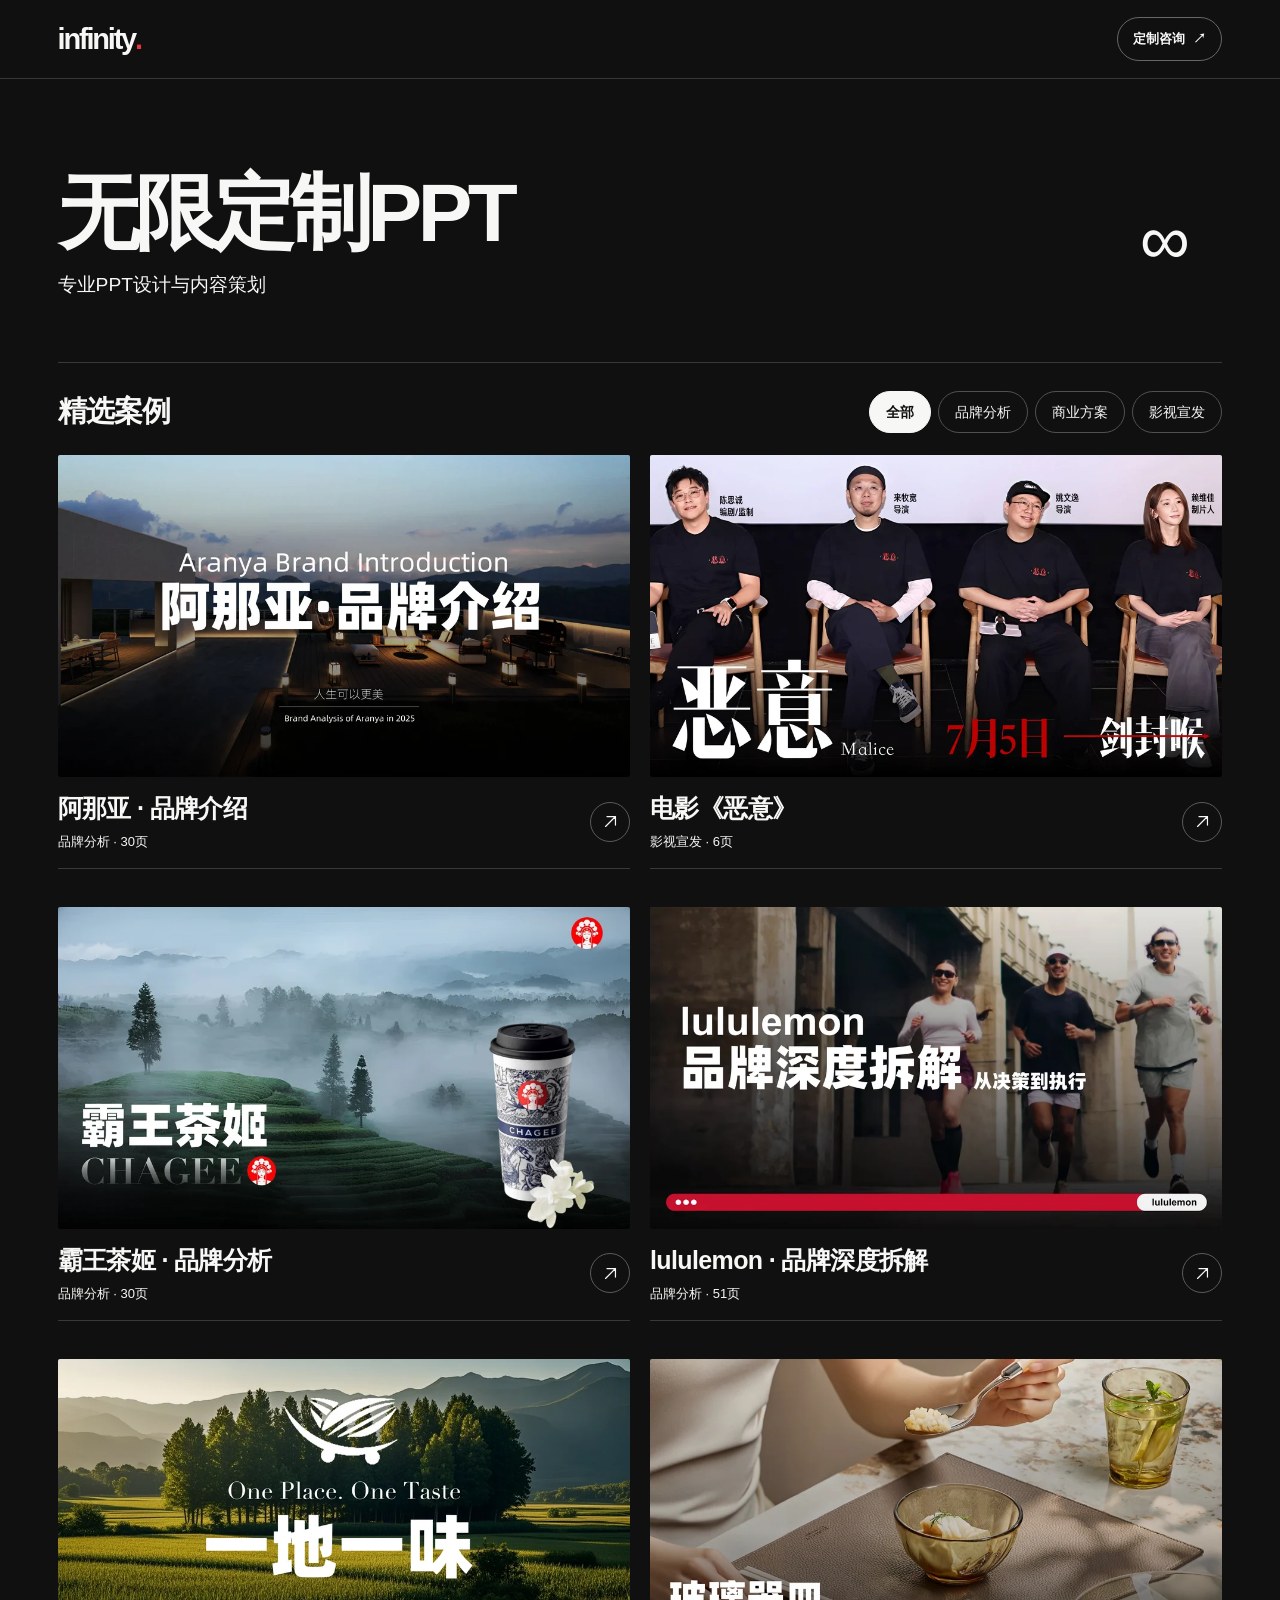
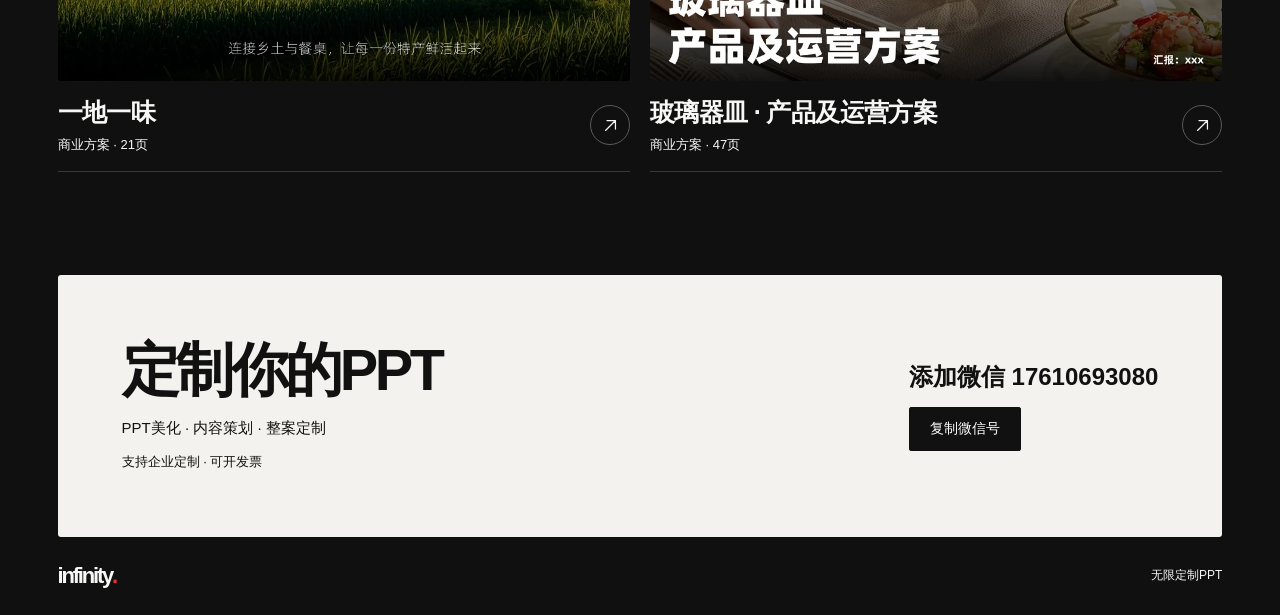
<file: index.html>
<!doctype html>
<html lang="zh-CN"><head><meta charset="utf-8"><meta name="viewport" content="width=device-width, initial-scale=1, viewport-fit=cover"><meta name="theme-color" content="#101010"><meta name="description" content="无限定制PPT｜精选演示设计作品"><title>无限定制PPT · INFINITY</title>
<link rel="stylesheet" href="styles.css"><link rel="icon" href="favicon.svg" type="image/svg+xml"><meta property="og:title" content="无限定制PPT｜INFINITY"><meta property="og:description" content="品牌分析、商业方案、影视宣发 · PPT设计案例"><meta property="og:type" content="website"></head><body>
<header><div class="head"><a class="brand" href="#" aria-label="无限定制PPT首页">infinity<i>.</i></a><a class="head-cta" href="#contact">定制咨询 <span aria-hidden="true">↗</span></a></div></header><main id="app"></main><noscript><p class="nojs">请启用 JavaScript 后浏览作品集。</p></noscript>
<div id="viewer" class="viewer" role="dialog" aria-modal="true" aria-label="高清作品浏览" hidden><div class="vtop"><span class="vtitle" id="vtitle"></span><button id="close" class="vbtn" aria-label="关闭高清浏览">✕</button></div><div class="vstage" id="stage"><img id="vimage" alt=""><div class="vloading" id="vloading" hidden>加载中…</div></div><div class="vbottom"><div class="vgroup"><button class="vbtn" id="prev" aria-label="上一页">‹</button><span id="vcount" class="vcount"></span><button class="vbtn" id="next" aria-label="下一页">›</button></div><div class="vgroup"><span class="vstatus">高清浏览</span><button class="vbtn" id="minus" aria-label="缩小">−</button><button class="vbtn" id="plus" aria-label="放大">＋</button></div></div></div><div id="toast" class="toast" role="status" hidden></div>
<script src="projects.js"></script>
<script src="config.js"></script><script src="app.js"></script></body></html>
</file>
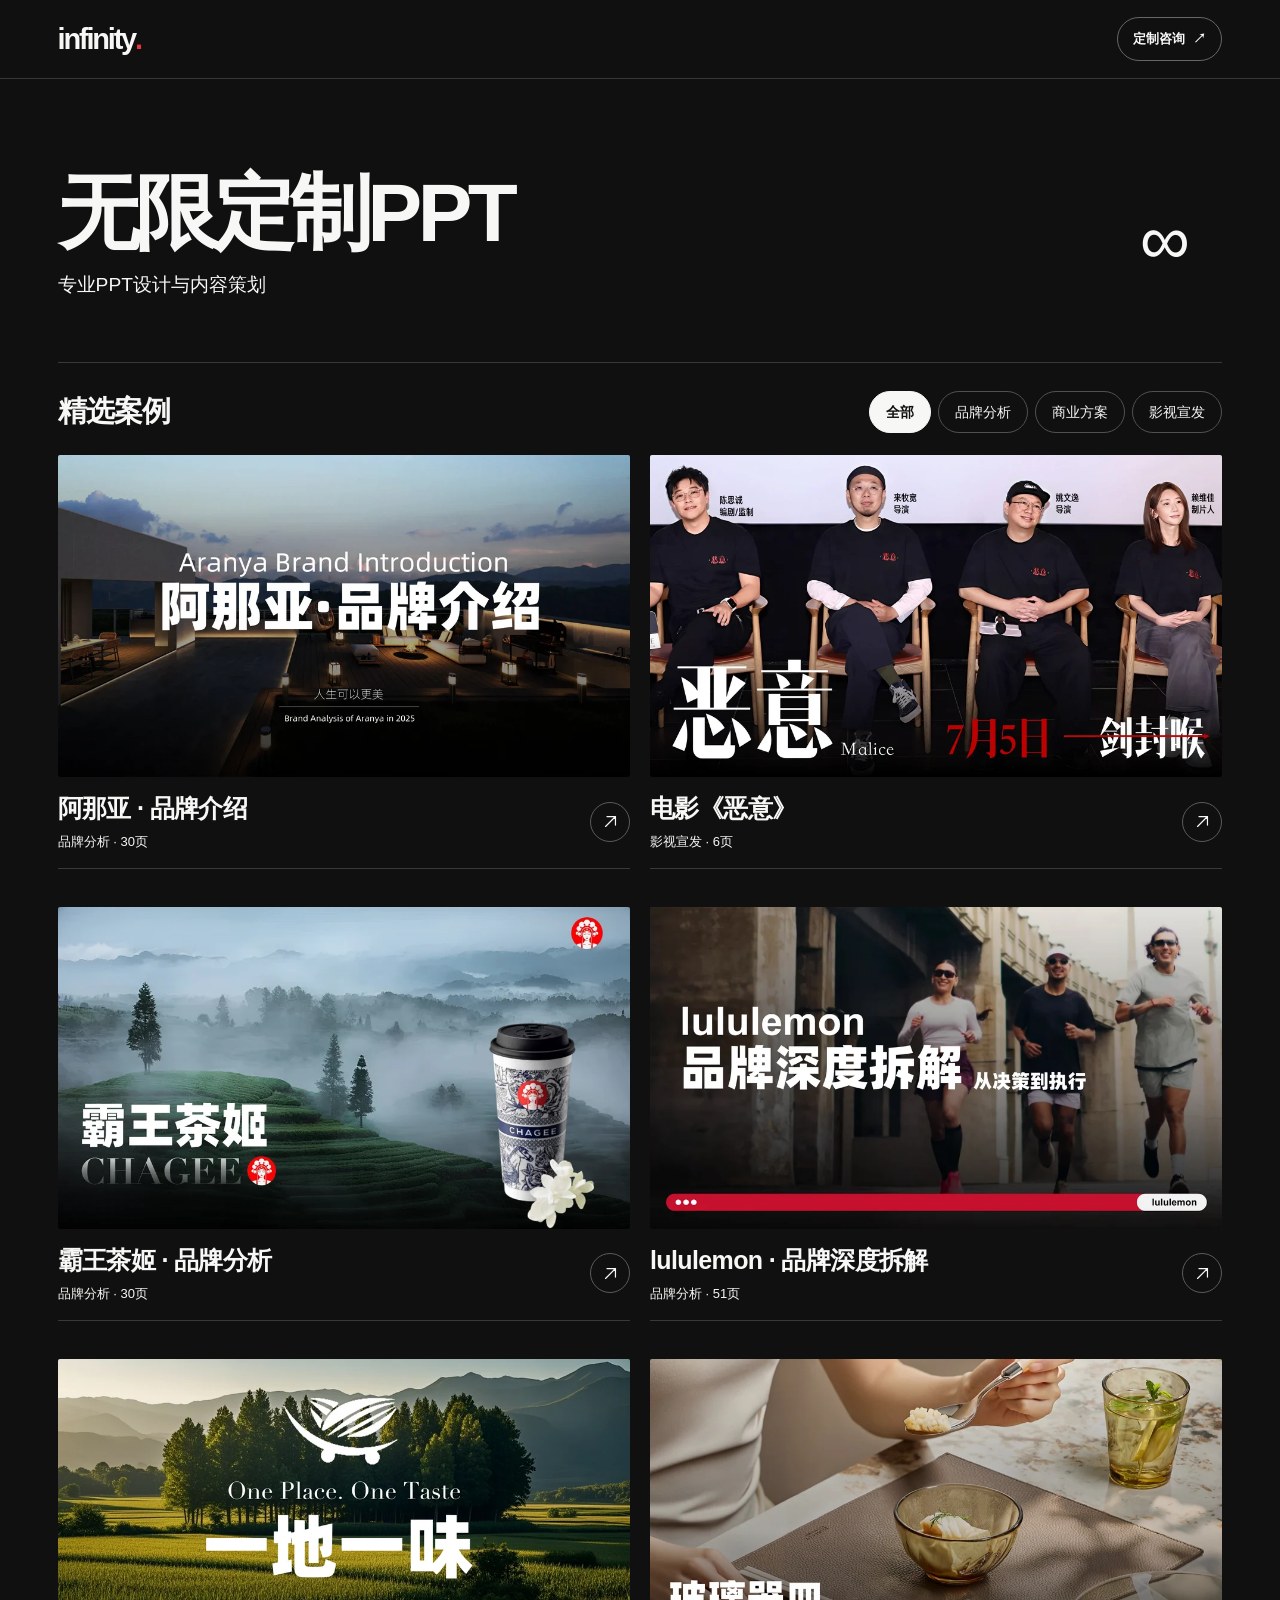
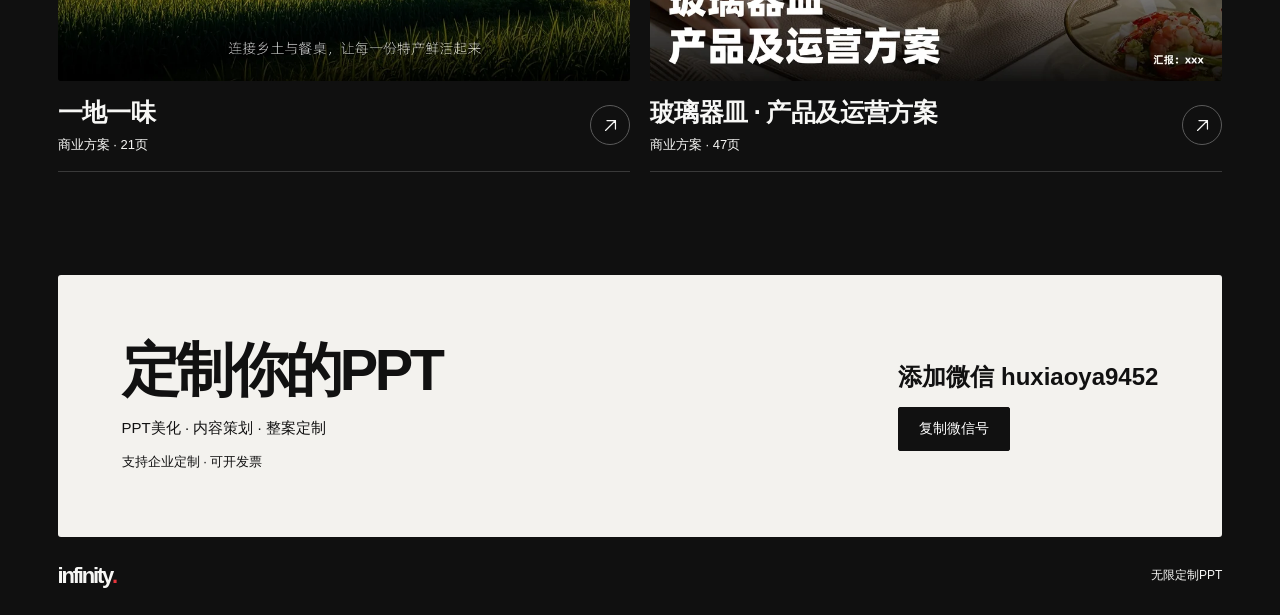
<file: b.html>
<!doctype html>
<html lang="zh-CN"><head><meta charset="utf-8"><meta name="viewport" content="width=device-width, initial-scale=1, viewport-fit=cover"><meta name="theme-color" content="#101010"><meta name="description" content="无限定制PPT｜精选演示设计作品"><title>无限定制PPT · INFINITY</title>
<link rel="stylesheet" href="styles.css"><link rel="icon" href="favicon.svg" type="image/svg+xml"><meta property="og:title" content="无限定制PPT｜INFINITY"><meta property="og:description" content="品牌分析、商业方案、影视宣发 · PPT设计案例"><meta property="og:type" content="website"></head><body>
<header><div class="head"><a class="brand" href="#" aria-label="无限定制PPT首页">infinity<i>.</i></a><a class="head-cta" href="#contact">定制咨询 <span aria-hidden="true">↗</span></a></div></header><main id="app"></main><noscript><p class="nojs">请启用 JavaScript 后浏览作品集。</p></noscript>
<div id="viewer" class="viewer" role="dialog" aria-modal="true" aria-label="高清作品浏览" hidden><div class="vtop"><span class="vtitle" id="vtitle"></span><button id="close" class="vbtn" aria-label="关闭高清浏览">✕</button></div><div class="vstage" id="stage"><img id="vimage" alt=""><div class="vloading" id="vloading" hidden>加载中…</div></div><div class="vbottom"><div class="vgroup"><button class="vbtn" id="prev" aria-label="上一页">‹</button><span id="vcount" class="vcount"></span><button class="vbtn" id="next" aria-label="下一页">›</button></div><div class="vgroup"><span class="vstatus">高清浏览</span><button class="vbtn" id="minus" aria-label="缩小">−</button><button class="vbtn" id="plus" aria-label="放大">＋</button></div></div></div><div id="toast" class="toast" role="status" hidden></div>
<script src="projects.js"></script>
<script src="config-b.js"></script><script src="app.js"></script></body></html>
</file>
<file: styles.css>
:root{color-scheme:dark;--bg:#101010;--fg:#f7f7f5;--line:#393939;--red:#e6343c;--pad:clamp(20px,4.5vw,72px)}*{box-sizing:border-box}html{scroll-behavior:smooth}body{margin:0;background:var(--bg);color:var(--fg);font-family:"Source Han Sans SC","Noto Sans CJK SC","PingFang SC","Microsoft YaHei",Arial,sans-serif;-webkit-font-smoothing:antialiased}button,a{-webkit-tap-highlight-color:transparent}button{font:inherit;color:inherit;cursor:pointer}a{color:inherit;text-decoration:none}button:focus-visible,a:focus-visible{outline:2px solid var(--red);outline-offset:5px}button{border:0;background:none}img{display:block;width:100%;height:auto}svg{display:block}header{position:sticky;top:0;z-index:10;background:var(--bg);border-bottom:1px solid var(--line);padding-top:env(safe-area-inset-top)}.head{max-width:1512px;margin:auto;padding:17px var(--pad);display:flex;align-items:center;justify-content:space-between;gap:16px}.brand{font-family:Arial,sans-serif;font-weight:800;font-size:29px;letter-spacing:-2.2px;line-height:1;display:flex;align-items:center}.brand i{color:var(--red);font-style:normal}.head-cta{display:flex;align-items:center;gap:8px;border:1px solid #666;padding:9px 15px;border-radius:100px;font-size:13px;font-weight:600;white-space:nowrap}.head-cta:hover{background:var(--fg);color:var(--bg)}.shell{max-width:1512px;margin:auto;padding:0 var(--pad)}.intro{padding:clamp(36px,7vw,96px) 0 clamp(34px,5vw,64px);display:flex;align-items:flex-end;justify-content:space-between;gap:24px;border-bottom:1px solid var(--line)}h1,h2,h3,p{margin:0}.intro h1{font-size:clamp(36px,6.4vw,94px);letter-spacing:-.055em;line-height:1.07;font-weight:750}.intro p{margin-top:16px;font-size:clamp(14px,1.5vw,20px);font-weight:500}.intro .mark{width:clamp(60px,9vw,132px);aspect-ratio:1;flex:none;display:grid;place-items:center;border:1px solid var(--line);border-radius:50%;font-family:Arial,sans-serif;font-size:clamp(37px,5.5vw,82px);font-weight:400;line-height:1;color:var(--fg)}.sectionbar{display:flex;align-items:center;justify-content:space-between;gap:18px;padding:28px 0 22px}.sectionbar h2{font-size:clamp(20px,2.3vw,30px);font-weight:650;letter-spacing:-.035em}.filters{display:flex;gap:7px;flex-wrap:wrap}.filter{border:1px solid #505050;border-radius:100px;padding:9px 16px;font-size:14px;white-space:nowrap;line-height:1.25}.filter.active{background:var(--fg);color:#101010;border-color:var(--fg);font-weight:650}.project-grid{display:grid;grid-template-columns:repeat(2,minmax(0,1fr));gap:38px 20px}.project{display:block;min-width:0}.project-img{width:100%;aspect-ratio:16/9;overflow:hidden;background:#222;border-radius:3px}.project-img img{width:100%;height:100%;object-fit:contain;transition:transform .45s cubic-bezier(.2,.75,.2,1)}@media(hover:hover){.project:hover img{transform:scale(1.025)}.project:hover .arrow{background:var(--fg);color:var(--bg);border-color:var(--fg)}}.project-info{display:flex;justify-content:space-between;align-items:center;gap:12px;padding:15px 0 17px;border-bottom:1px solid var(--line)}.project-info h3{font-size:clamp(17px,2vw,25px);font-weight:650;line-height:1.35;letter-spacing:-.025em}.meta{margin-top:7px;font-size:13px;font-weight:450;color:var(--fg)}.arrow{width:40px;height:40px;display:grid;place-items:center;border:1px solid #5b5b5b;border-radius:50%;flex:none;transition:background .2s,color .2s}.contact{margin-top:clamp(56px,8vw,112px);padding:clamp(28px,5vw,64px);background:#f3f2ee;color:#111;display:flex;align-items:center;justify-content:space-between;gap:32px;border-radius:3px;scroll-margin-top:90px}.contact h2{font-size:clamp(29px,4.5vw,58px);letter-spacing:-.06em;line-height:1.1}.contact p{margin-top:14px;font-size:15px;line-height:1.6}.contact .invoice{font-size:13px;margin-top:12px}.contact-qr{width:150px;flex:none;display:flex;align-items:center;flex-direction:column;gap:10px}.qr-placeholder{width:126px;aspect-ratio:1;border:1px solid #222;display:grid;place-items:center;text-align:center;font-size:13px;line-height:1.5;background:#fff}.contact-qr b{font-size:14px}.footer{display:flex;align-items:center;justify-content:space-between;gap:16px;padding:28px 0 max(28px,env(safe-area-inset-bottom));font-size:12px}.footer .brand{font-size:22px}.detail-top{padding:30px 0 27px}.back{display:inline-flex;gap:8px;align-items:center;padding:0;font-size:14px;font-weight:550}.detail-top h1{font-size:clamp(31px,5.5vw,70px);letter-spacing:-.05em;line-height:1.1;margin:30px 0 12px}.detail-top p{font-size:15px}.detail-shell{max-width:1100px;margin:auto;padding:0 var(--pad)}.slide-stack{display:grid;gap:10px}.slide{padding:0;width:100%;display:block;cursor:zoom-in;position:relative;border-radius:2px;overflow:hidden;background:#222}.slide img{aspect-ratio:16/9;object-fit:contain}.slide:focus-visible{outline-offset:2px}.more{width:100%;display:flex;align-items:center;justify-content:center;gap:10px;padding:17px;margin-top:22px;border:1px solid #777;border-radius:3px;font-weight:600;font-size:15px}.more:hover{background:#fff;color:#111}.next{margin-top:40px;padding:20px 0;border-top:1px solid var(--line);display:flex;align-items:center;justify-content:space-between;gap:10px;font-size:16px;font-weight:600}.detail-contact{margin-top:28px}.viewer{position:fixed;inset:0;z-index:100;background:#050505;display:flex;flex-direction:column;overscroll-behavior:contain;padding-top:env(safe-area-inset-top);padding-bottom:env(safe-area-inset-bottom)}.viewer[hidden]{display:none}.vtop,.vbottom{flex:none;display:flex;align-items:center;justify-content:space-between;padding:12px 16px;gap:12px}.vtop{border-bottom:1px solid #333}.vbottom{border-top:1px solid #333}.vtitle{font-size:14px;white-space:nowrap;overflow:hidden;text-overflow:ellipsis}.vbtn{display:grid;place-items:center;width:42px;height:42px;flex:none;border:1px solid #555;border-radius:50%;padding:0}.vbtn:disabled{opacity:.3;cursor:default}.vgroup{display:flex;align-items:center;gap:8px}.vstage{flex:1;min-height:0;overflow:auto;display:flex;align-items:center;justify-content:center;touch-action:pan-y;position:relative}.vstage.zoomed{display:block;touch-action:pan-x pan-y}.vstage img{width:auto;height:auto;max-width:100%;max-height:100%;object-fit:contain;user-select:none;-webkit-user-drag:none}.vstage.zoomed img{max-width:none;max-height:none;margin:0 auto}.vcount{font-size:14px;font-variant-numeric:tabular-nums;white-space:nowrap}.vstatus{font-size:12px;font-weight:500}.toast{position:fixed;z-index:120;bottom:80px;left:50%;transform:translateX(-50%);background:#fff;color:#111;padding:10px 15px;border-radius:3px;font-size:13px;white-space:nowrap}.toast[hidden]{display:none}body.modal-open{overflow:hidden}.qr-image{width:126px;height:126px;object-fit:contain;background:#fff}
@media(max-width:650px){.head{padding-top:15px;padding-bottom:15px}.brand{font-size:27px}.intro{padding:33px 0 30px;align-items:center}.intro h1{font-size:38px}.intro p{font-size:14px;margin-top:12px}.intro .mark{width:54px;font-size:36px}.sectionbar{align-items:flex-start;flex-direction:column;gap:14px;padding:22px 0 18px}.filters{gap:6px;flex-wrap:nowrap;width:100%;overflow-x:auto;scrollbar-width:none;padding:2px 0}.filters::-webkit-scrollbar{display:none}.filter{font-size:13px;padding:8px 12px}.project-grid{grid-template-columns:1fr;gap:26px}.project-info{padding:12px 0 14px}.project-info h3{font-size:19px}.meta{font-size:13px;margin-top:5px}.arrow{width:35px;height:35px}.contact{margin-top:48px;padding:27px 20px;flex-direction:column;align-items:flex-start;gap:24px}.contact-qr{align-self:flex-start;flex-direction:row;width:auto;gap:14px}.qr-placeholder,.qr-image{width:104px}.footer{padding:24px 0 max(24px,env(safe-area-inset-bottom))}.footer span{font-size:12px}.detail-top{padding:24px 0 22px}.detail-top h1{margin-top:24px;font-size:34px}.detail-shell{padding:0 14px}.slide-stack{gap:7px}.detail-top{padding-left:6px;padding-right:6px}.vtop,.vbottom{padding:10px 12px}.vbtn{width:38px;height:38px}.vgroup{gap:6px}.vstatus{display:none}.next{font-size:14px}.detail-contact{margin-top:24px}}
@media(prefers-reduced-motion:reduce){html{scroll-behavior:auto}*{transition:none!important}}

/* Production refinements */
[hidden]{display:none!important}.slide{scroll-margin-top:90px}.project-img{border-radius:2px}.head-cta{min-height:44px}.filter{min-height:42px}.detail-toolbar{display:flex;justify-content:space-between;align-items:center;gap:12px}.share{min-height:44px;display:flex;align-items:center;gap:7px;padding:0 4px;font-size:14px}.share svg{width:16px;height:16px}.slide img{width:100%;height:auto}.qr-image{height:auto;aspect-ratio:1}.contact-copy{margin-top:10px;border:1px solid #111;border-radius:2px;padding:8px 12px;font-size:14px;min-height:44px;color:#111}.vbtn{min-width:44px;min-height:44px}.vstage{touch-action:pan-y}.vstage.zoomed{touch-action:pan-x pan-y}.vstage img{flex:none}.vloading{position:absolute;inset:0;display:grid;place-items:center;pointer-events:none;font-size:14px;background:#050505}.viewer .vstage{min-width:0}.toast{max-width:calc(100% - 24px);white-space:normal;text-align:center;bottom:calc(80px + env(safe-area-inset-bottom))}.contact-qr{overflow-wrap:anywhere}.nojs{padding:24px;max-width:600px;margin:auto}.intro .mark{border:0}.footer{min-height:64px}.project-info h3{overflow-wrap:anywhere}@media(max-width:380px){.intro h1{font-size:32px}.intro .mark{width:44px}.filters{gap:4px}.filter{padding:8px 9px}.head{padding-left:16px;padding-right:16px}.shell{padding-left:16px;padding-right:16px}.vgroup{gap:4px}.vtop,.vbottom{padding:8px}.vbtn{width:44px;height:44px}}@media(orientation:landscape) and (max-height:500px){.vtop,.vbottom{padding:3px 12px}.vbtn{width:44px;height:44px}.vstage{min-height:0}}

.contact-identity{width:auto;min-width:0;align-items:flex-start;flex-direction:column;gap:12px}.contact-identity b{font-size:clamp(17px,2.1vw,24px);line-height:1.45;user-select:text;-webkit-user-select:text}.contact-identity .contact-copy{margin:0;background:#111;color:#fff;padding:10px 20px;min-height:44px}.contact-identity .contact-copy:active{opacity:.8}
</file>
